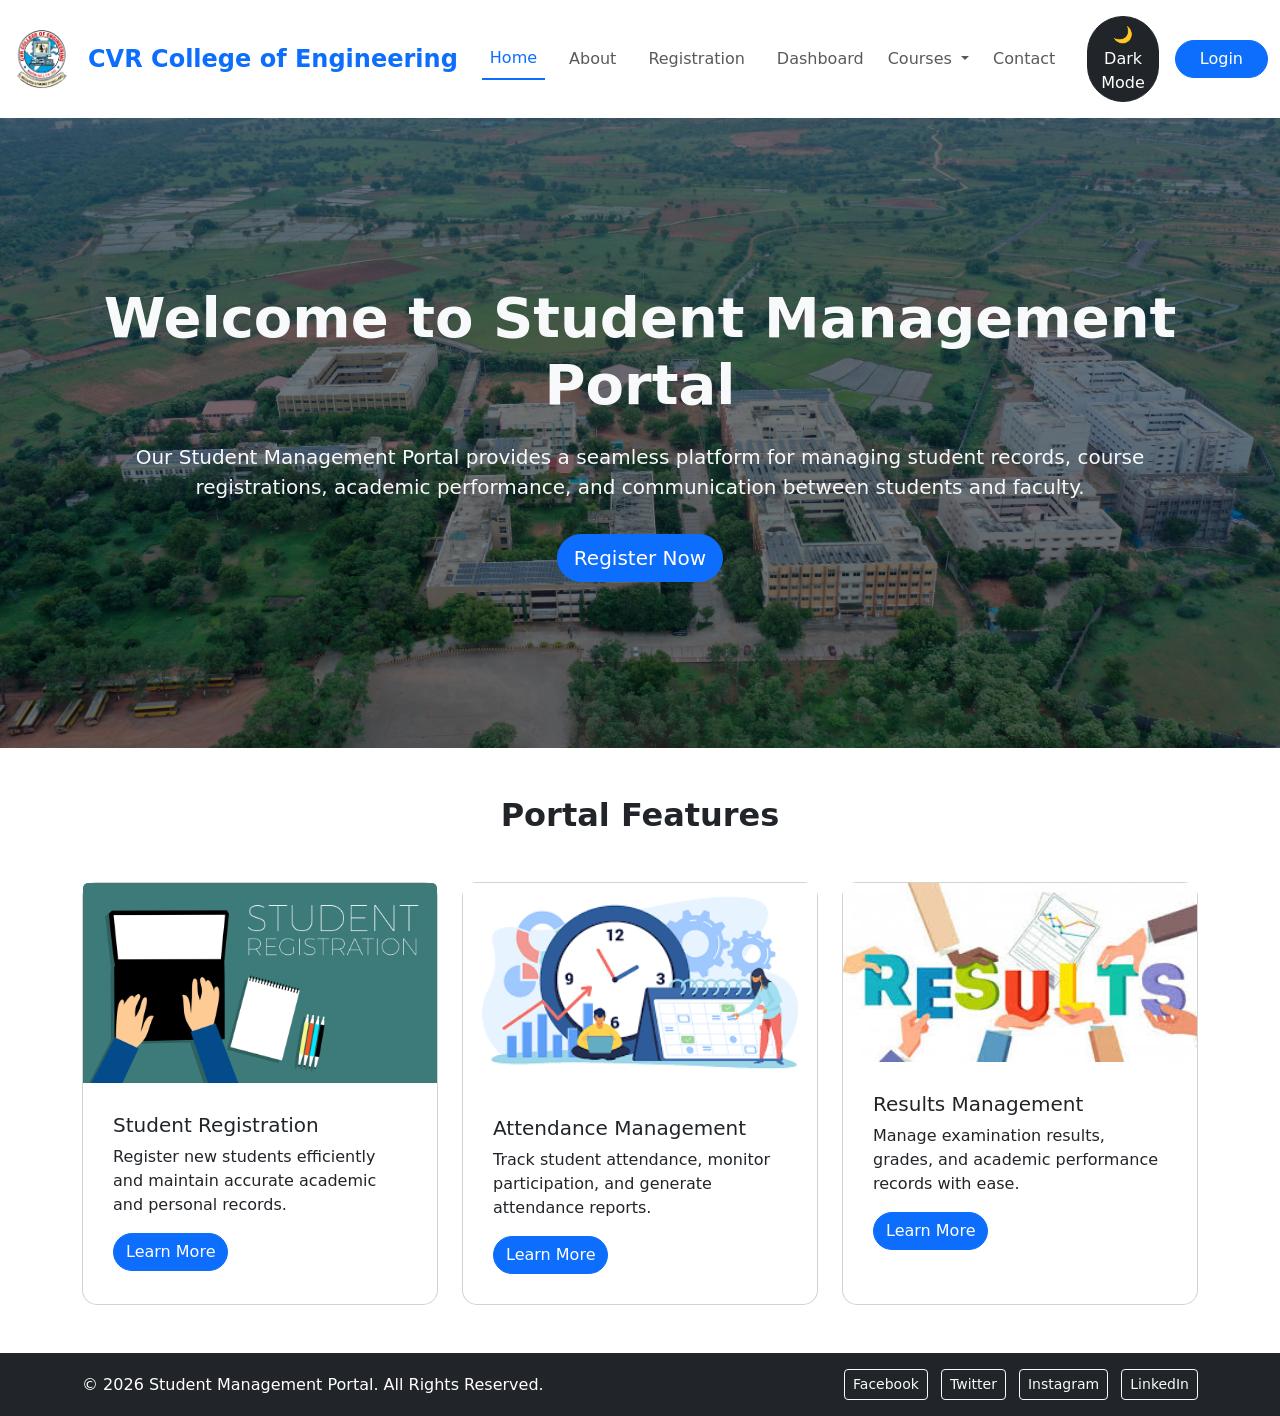
<file: index.html>
<!doctype html>
<html lang="en">
  <head>
    <meta charset="UTF-8" />
    <meta name="viewport" content="width=device-width, initial-scale=1.0" />
    <title>Student Management Portal</title>
    <link
      href="https://cdn.jsdelivr.net/npm/bootstrap@5.3.8/dist/css/bootstrap.min.css"
      rel="stylesheet"
      integrity="sha384-sRIl4kxILFvY47J16cr9ZwB07vP4J8+LH7qKQnuqkuIAvNWLzeN8tE5YBujZqJLB"
      crossorigin="anonymous"
    />
    <link rel="stylesheet" href="styles.css" />
  </head>
  <body>
    <header>
      <nav class="navbar navbar-expand-lg navbar-light bg-white shadow-sm py-3">
        <div class="container-fluid">
          <a class="navbar-brand d-flex align-items-center" href="#">
            <img
              src="./images/cvr.webp"
              alt="College Logo"
              width="60"
              height="60"
              class="rounded-pill"
            />
            <span class="ms-3 fw-bold text-primary fs-4">
              CVR College of Engineering
            </span>
          </a>

          <button
            class="navbar-toggler"
            type="button"
            data-bs-toggle="collapse"
            data-bs-target="#navbarContent"
          >
            <span class="navbar-toggler-icon"></span>
          </button>

          <div class="collapse navbar-collapse" id="navbarContent">
            <ul class="navbar-nav ms-auto align-items-lg-center">
              <li class="nav-item mx-2">
                <a class="nav-link active" href="index.html">Home</a>
              </li>

              <li class="nav-item mx-2">
                <a class="nav-link" href="#">About</a>
              </li>
              <li class="nav-item mx-2">
                <a class="nav-link" href="registration.html">Registration</a>
              </li>
              <li class="nav-item mx-2">
                <a class="nav-link" href="dashboard.html">Dashboard</a>
              </li>
              <li class="nav-item dropdown">
                <a
                  class="nav-link dropdown-toggle"
                  href="#"
                  role="button"
                  data-bs-toggle="dropdown"
                >
                  Courses
                </a>

                <ul class="dropdown-menu">
                  <li><a class="dropdown-item" href="#">CSE</a></li>
                  <li><a class="dropdown-item" href="#">ECE</a></li>
                  <li><a class="dropdown-item" href="#">EEE</a></li>
                  <li><a class="dropdown-item" href="#">Mechanical</a></li>
                </ul>
              </li>

              <li class="nav-item mx-2">
                <a class="nav-link" href="contact.html">Contact</a>
              </li>
              <li class="nav-item ms-3">
                <button
                  id="themeBtn"
                  class="btn btn-dark rounded-pill"
                  onclick="toggleDarkMode()"
                >
                  🌙 Dark Mode
                </button>
              </li>
              <li class="nav-item ms-lg-3">
                <div id="loginSection">
                  <button
                    class="btn btn-primary rounded-pill px-4"
                    data-bs-toggle="modal"
                    data-bs-target="#loginModal"
                  >
                    Login
                  </button>
                </div>

                <div id="profileSection" style="display: none">
                  <a href="profile.html">
                    <img
                      src="./images/profile.png"
                      alt="Profile"
                      width="45"
                      height="45"
                      class="rounded-circle border"
                    />
                  </a>
                </div>
              </li>
            </ul>
          </div>
        </div>
      </nav>
    </header>
    <section class="hero-section text-center text-light">
      <div class="container py-5">
        <h1 class="display-4 fw-bold">Welcome to Student Management Portal</h1>

        <p class="lead mt-4">
          Our Student Management Portal provides a seamless platform for
          managing student records, course registrations, academic performance,
          and communication between students and faculty.
        </p>

        <button
          class="btn btn-primary btn-lg mt-3"
          onclick="window.location.href = 'registration.html'"
        >
          Register Now
        </button>
      </div>
    </section>
    <section class="container py-5">
      <h2 class="text-center mb-5 fw-bold">Portal Features</h2>

      <div class="row g-4">
        <div class="col-md-4">
          <div class="card h-100">
            <img
              src="./images/student-registration.jpg"
              class="card-img-top"
              alt="Student Registration"
            />
            <div class="card-body">
              <h5 class="card-title">Student Registration</h5>
              <p class="card-text">
                Register new students efficiently and maintain accurate academic
                and personal records.
              </p>
              <a href="#" class="btn btn-primary">Learn More</a>
            </div>
          </div>
        </div>

        <div class="col-md-4">
          <div class="card h-100">
            <img
              src="./images/attendance-management.png"
              class="card-img-top"
              alt="Attendance Management"
            />
            <div class="card-body">
              <h5 class="card-title">Attendance Management</h5>
              <p class="card-text">
                Track student attendance, monitor participation, and generate
                attendance reports.
              </p>
              <a href="#" class="btn btn-primary">Learn More</a>
            </div>
          </div>
        </div>

        <div class="col-md-4">
          <div class="card h-100">
            <img
              src="./images/results.jpg"
              class="card-img-top"
              alt="Results Management"
            />
            <div class="card-body">
              <h5 class="card-title">Results Management</h5>
              <p class="card-text">
                Manage examination results, grades, and academic performance
                records with ease.
              </p>
              <a href="#" class="btn btn-primary">Learn More</a>
            </div>
          </div>
        </div>
      </div>
    </section>
    <footer class="bg-dark text-white py-3">
      <div class="container d-flex justify-content-between align-items-center">
        <p class="mb-0">
          &copy; 2026 Student Management Portal. All Rights Reserved.
        </p>

        <div>
          <a href="#" class="btn btn-outline-light btn-sm me-2">Facebook</a>
          <a href="#" class="btn btn-outline-light btn-sm me-2">Twitter</a>
          <a href="#" class="btn btn-outline-light btn-sm me-2">Instagram</a>
          <a href="#" class="btn btn-outline-light btn-sm">LinkedIn</a>
        </div>
      </div>
    </footer>
    <div class="modal fade" id="loginModal" tabindex="-1">
      <div class="modal-dialog">
        <div class="modal-content">
          <div class="modal-header">
            <h5 class="modal-title">Student Login</h5>
            <button
              type="button"
              class="btn-close"
              data-bs-dismiss="modal"
            ></button>
          </div>

          <div class="modal-body">
            <form id="loginForm">
              <input
                type="text"
                id="studentName"
                class="form-control mb-3"
                placeholder="Name"
                required
              />

              <input
                type="text"
                id="rollNumber"
                class="form-control mb-3"
                placeholder="Roll Number"
                required
              />

              <input
                type="text"
                id="branch"
                class="form-control mb-3"
                placeholder="Branch"
                required
              />

              <input
                type="email"
                id="email"
                class="form-control mb-3"
                placeholder="Email"
                required
              />

              <input
                type="tel"
                id="mobile"
                class="form-control mb-3"
                placeholder="Mobile Number"
                required
              />

              <button type="submit" class="btn btn-primary w-100">Login</button>
            </form>
          </div>
        </div>
      </div>
    </div>
    <script>
      document
        .getElementById("loginForm")
        .addEventListener("submit", function (e) {
          e.preventDefault();

          localStorage.setItem(
            "studentName",
            document.getElementById("studentName").value,
          );

          localStorage.setItem(
            "rollNumber",
            document.getElementById("rollNumber").value,
          );

          localStorage.setItem(
            "branch",
            document.getElementById("branch").value,
          );

          localStorage.setItem("email", document.getElementById("email").value);

          localStorage.setItem(
            "mobile",
            document.getElementById("mobile").value,
          );

          localStorage.setItem("isLoggedIn", "true");

          location.reload();
        });
      window.onload = function () {
        if (localStorage.getItem("isLoggedIn") === "true") {
          document.getElementById("loginSection").style.display = "none";
          document.getElementById("profileSection").style.display = "block";
        }
      };
      function toggleDarkMode() {
        document.body.classList.toggle("dark-mode");

        const btn = document.getElementById("themeBtn");

        if (document.body.classList.contains("dark-mode")) {
          localStorage.setItem("theme", "dark");
          btn.innerHTML = "☀️ Light Mode";
        } else {
          localStorage.setItem("theme", "light");
          btn.innerHTML = "🌙 Dark Mode";
        }
      }

      window.onload = function () {
        const btn = document.getElementById("themeBtn");

        if (localStorage.getItem("theme") === "dark") {
          document.body.classList.add("dark-mode");
          btn.innerHTML = "☀️ Light Mode";
        }
      };
    </script>
    <script src="https://cdn.jsdelivr.net/npm/bootstrap@5.3.8/dist/js/bootstrap.bundle.min.js"></script>
  </body>
</html>
</file>
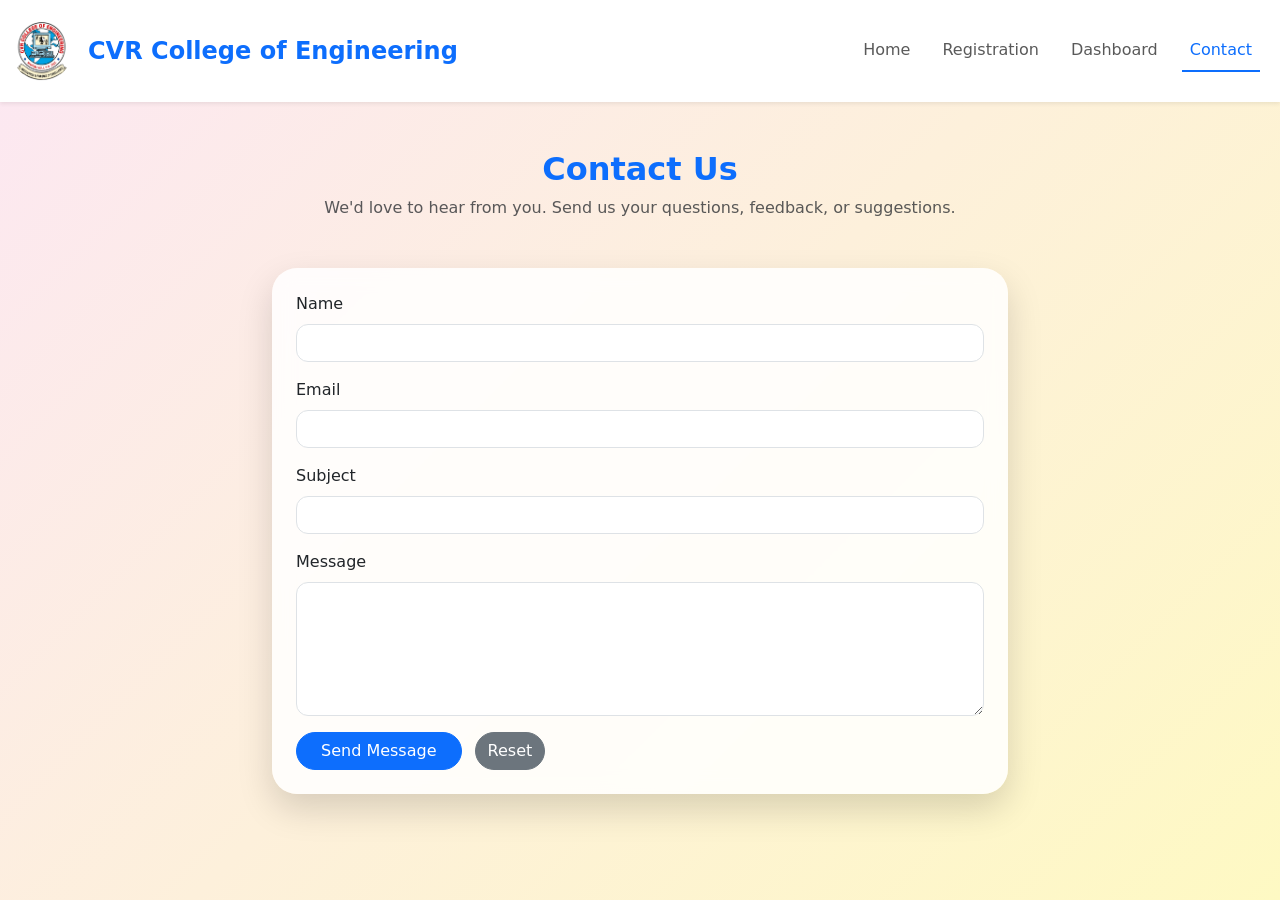
<file: contact.html>
<!doctype html>
<html lang="en">
  <head>
    <meta charset="UTF-8" />
    <meta name="viewport" content="width=device-width, initial-scale=1.0" />
    <title>Contact Us</title>

    <link
      href="https://cdn.jsdelivr.net/npm/bootstrap@5.3.8/dist/css/bootstrap.min.css"
      rel="stylesheet"
    />

    <link rel="stylesheet" href="styles.css" />
  </head>

  <body class="contact-page">
    <nav class="navbar navbar-expand-lg navbar-light bg-white shadow-sm py-3">
      <div class="container-fluid">
        <a class="navbar-brand d-flex align-items-center" href="index.html">
          <img
            src="./images/cvr.webp"
            alt="College Logo"
            width="60"
            height="60"
            class="rounded-pill"
          />
          <span class="ms-3 fw-bold text-primary fs-4">
            CVR College of Engineering
          </span>
        </a>

        <ul class="navbar-nav ms-auto">
          <li class="nav-item mx-2">
            <a class="nav-link" href="index.html">Home</a>
          </li>

          <li class="nav-item mx-2">
            <a class="nav-link" href="registration.html">Registration</a>
          </li>

          <li class="nav-item mx-2">
            <a class="nav-link" href="dashboard.html">Dashboard</a>
          </li>

          <li class="nav-item mx-2">
            <a class="nav-link active" href="contact.html">Contact</a>
          </li>
        </ul>
      </div>
    </nav>

    <div class="container py-5">
      <h2 class="text-center contact-title mb-2">Contact Us</h2>

      <p class="text-center text-muted mb-5">
        We'd love to hear from you. Send us your questions, feedback, or
        suggestions.
      </p>

      <div class="row justify-content-center">
        <div class="col-md-8">
          <div class="card contact-card">
            <div class="card-body p-4">
              <div
                id="successAlert"
                class="alert alert-success d-none"
                role="alert"
              >
                Your message has been sent successfully!
              </div>

              <form id="contactForm">
                <div class="mb-3">
                  <label class="form-label">Name</label>
                  <input type="text" class="form-control" required />
                </div>

                <div class="mb-3">
                  <label class="form-label">Email</label>
                  <input type="email" class="form-control" required />
                </div>

                <div class="mb-3">
                  <label class="form-label">Subject</label>
                  <input type="text" class="form-control" required />
                </div>

                <div class="mb-3">
                  <label class="form-label">Message</label>
                  <textarea class="form-control" rows="5" required></textarea>
                </div>

                <button type="submit" class="btn btn-primary px-4">
                  Send Message
                </button>

                <button type="reset" class="btn btn-secondary ms-2">
                  Reset
                </button>
              </form>
            </div>
          </div>
        </div>
      </div>
    </div>

    <script>
      document
        .getElementById("contactForm")
        .addEventListener("submit", function (e) {
          e.preventDefault();

          document.getElementById("successAlert").classList.remove("d-none");

          this.reset();
        });
        
    </script>

    <script src="https://cdn.jsdelivr.net/npm/bootstrap@5.3.8/dist/js/bootstrap.bundle.min.js"></script>
  </body>
</html>
</file>
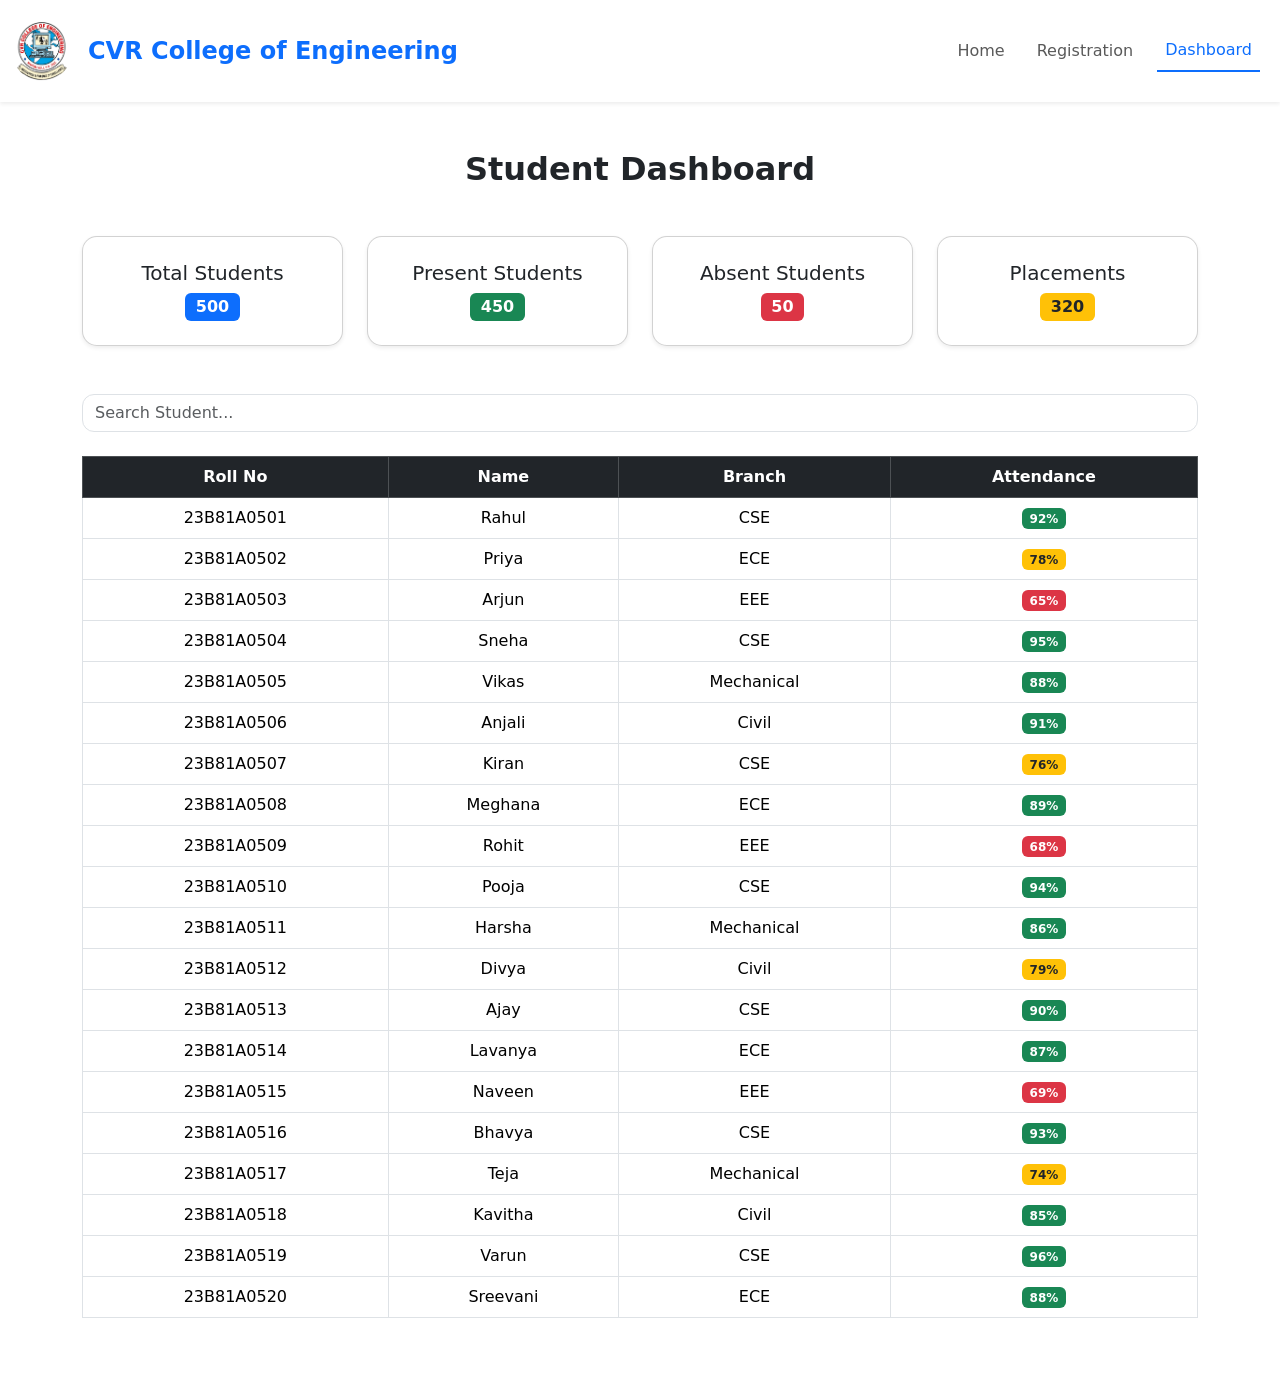
<file: dashboard.html>
<!doctype html>
<html lang="en">
  <head>
    <meta charset="UTF-8" />
    <meta name="viewport" content="width=device-width, initial-scale=1.0" />
    <title>Student Dashboard</title>

    <link
      href="https://cdn.jsdelivr.net/npm/bootstrap@5.3.8/dist/css/bootstrap.min.css"
      rel="stylesheet"
    />
    <link rel="stylesheet" href="styles.css" />
  </head>

  <body>
    <nav class="navbar navbar-expand-lg navbar-light bg-white shadow-sm py-3">
      <div class="container-fluid">
        <a class="navbar-brand d-flex align-items-center" href="index.html">
          <img
            src="./images/cvr.webp"
            alt="College Logo"
            width="60"
            height="60"
            class="rounded-pill"
          />
          <span class="ms-3 fw-bold text-primary fs-4">
            CVR College of Engineering
          </span>
        </a>

        <div class="collapse navbar-collapse" id="navbarContent">
          <ul class="navbar-nav ms-auto align-items-lg-center">
            <li class="nav-item mx-2">
              <a class="nav-link" href="index.html">Home</a>
            </li>

            <li class="nav-item mx-2">
              <a class="nav-link" href="registration.html">Registration</a>
            </li>

            <li class="nav-item mx-2">
              <a class="nav-link active" href="dashboard.html">Dashboard</a>
            </li>
          </ul>
        </div>
      </div>
    </nav>

    <div class="container py-5">
      <h2 class="text-center fw-bold mb-5">Student Dashboard</h2>

      <!-- Statistics Cards -->

      <div class="row g-4 mb-5">
        <div class="col-md-3">
          <div class="card text-center shadow-sm">
            <div class="card-body py-4">
              <h5>Total Students</h5>
              <span class="badge bg-primary fs-6">500</span>
            </div>
          </div>
        </div>

        <div class="col-md-3">
          <div class="card text-center shadow-sm">
            <div class="card-body py-4">
              <h5>Present Students</h5>
              <span class="badge bg-success fs-6">450</span>
            </div>
          </div>
        </div>

        <div class="col-md-3">
          <div class="card text-center shadow-sm">
            <div class="card-body py-4">
              <h5>Absent Students</h5>
              <span class="badge bg-danger fs-6">50</span>
            </div>
          </div>
        </div>

        <div class="col-md-3">
          <div class="card text-center shadow-sm">
            <div class="card-body py-4">
              <h5>Placements</h5>
              <span class="badge bg-warning text-dark fs-6">320</span>
            </div>
          </div>
        </div>
      </div>

      <!-- Search Box -->

      <div class="mb-4">
        <input
          type="text"
          id="searchInput"
          class="form-control"
          placeholder="Search Student..."
          onkeyup="searchStudent()"
        />
      </div>

      <!-- Student Table -->

      <div class="table-responsive">
        <table
          id="studentTable"
          class="table table-bordered table-hover text-center"
        >
          <thead class="table-dark">
            <tr>
              <th>Roll No</th>
              <th>Name</th>
              <th>Branch</th>
              <th>Attendance</th>
            </tr>
          </thead>

          <tbody>
            <tr>
              <td>23B81A0501</td>
              <td>Rahul</td>
              <td>CSE</td>
              <td><span class="badge bg-success">92%</span></td>
            </tr>

            <tr>
              <td>23B81A0502</td>
              <td>Priya</td>
              <td>ECE</td>
              <td><span class="badge bg-warning text-dark">78%</span></td>
            </tr>

            <tr>
              <td>23B81A0503</td>
              <td>Arjun</td>
              <td>EEE</td>
              <td><span class="badge bg-danger">65%</span></td>
            </tr>

            <tr>
              <td>23B81A0504</td>
              <td>Sneha</td>
              <td>CSE</td>
              <td><span class="badge bg-success">95%</span></td>
            </tr>

            <tr>
              <td>23B81A0505</td>
              <td>Vikas</td>
              <td>Mechanical</td>
              <td><span class="badge bg-success">88%</span></td>
            </tr>

            <tr>
              <td>23B81A0506</td>
              <td>Anjali</td>
              <td>Civil</td>
              <td><span class="badge bg-success">91%</span></td>
            </tr>

            <tr>
              <td>23B81A0507</td>
              <td>Kiran</td>
              <td>CSE</td>
              <td><span class="badge bg-warning text-dark">76%</span></td>
            </tr>

            <tr>
              <td>23B81A0508</td>
              <td>Meghana</td>
              <td>ECE</td>
              <td><span class="badge bg-success">89%</span></td>
            </tr>

            <tr>
              <td>23B81A0509</td>
              <td>Rohit</td>
              <td>EEE</td>
              <td><span class="badge bg-danger">68%</span></td>
            </tr>

            <tr>
              <td>23B81A0510</td>
              <td>Pooja</td>
              <td>CSE</td>
              <td><span class="badge bg-success">94%</span></td>
            </tr>

            <tr>
              <td>23B81A0511</td>
              <td>Harsha</td>
              <td>Mechanical</td>
              <td><span class="badge bg-success">86%</span></td>
            </tr>

            <tr>
              <td>23B81A0512</td>
              <td>Divya</td>
              <td>Civil</td>
              <td><span class="badge bg-warning text-dark">79%</span></td>
            </tr>

            <tr>
              <td>23B81A0513</td>
              <td>Ajay</td>
              <td>CSE</td>
              <td><span class="badge bg-success">90%</span></td>
            </tr>

            <tr>
              <td>23B81A0514</td>
              <td>Lavanya</td>
              <td>ECE</td>
              <td><span class="badge bg-success">87%</span></td>
            </tr>

            <tr>
              <td>23B81A0515</td>
              <td>Naveen</td>
              <td>EEE</td>
              <td><span class="badge bg-danger">69%</span></td>
            </tr>

            <tr>
              <td>23B81A0516</td>
              <td>Bhavya</td>
              <td>CSE</td>
              <td><span class="badge bg-success">93%</span></td>
            </tr>

            <tr>
              <td>23B81A0517</td>
              <td>Teja</td>
              <td>Mechanical</td>
              <td><span class="badge bg-warning text-dark">74%</span></td>
            </tr>

            <tr>
              <td>23B81A0518</td>
              <td>Kavitha</td>
              <td>Civil</td>
              <td><span class="badge bg-success">85%</span></td>
            </tr>

            <tr>
              <td>23B81A0519</td>
              <td>Varun</td>
              <td>CSE</td>
              <td><span class="badge bg-success">96%</span></td>
            </tr>

            <tr>
              <td>23B81A0520</td>
              <td>Sreevani</td>
              <td>ECE</td>
              <td><span class="badge bg-success">88%</span></td>
            </tr>
          </tbody>
        </table>
      </div>
    </div>
    <script>
      function searchStudent() {
        let input = document.getElementById("searchInput").value.toLowerCase();
        let table = document.getElementById("studentTable");
        let rows = table.getElementsByTagName("tr");

        for (let i = 1; i < rows.length; i++) {
          let nameCell = rows[i].getElementsByTagName("td")[1];

          if (nameCell) {
            let name = nameCell.textContent.toLowerCase();

            if (name.includes(input)) {
              rows[i].style.display = "";
            } else {
              rows[i].style.display = "none";
            }
          }
        }
      }
      
    </script>
    <script src="https://cdn.jsdelivr.net/npm/bootstrap@5.3.8/dist/js/bootstrap.bundle.min.js"></script>
  </body>
</html>
</file>
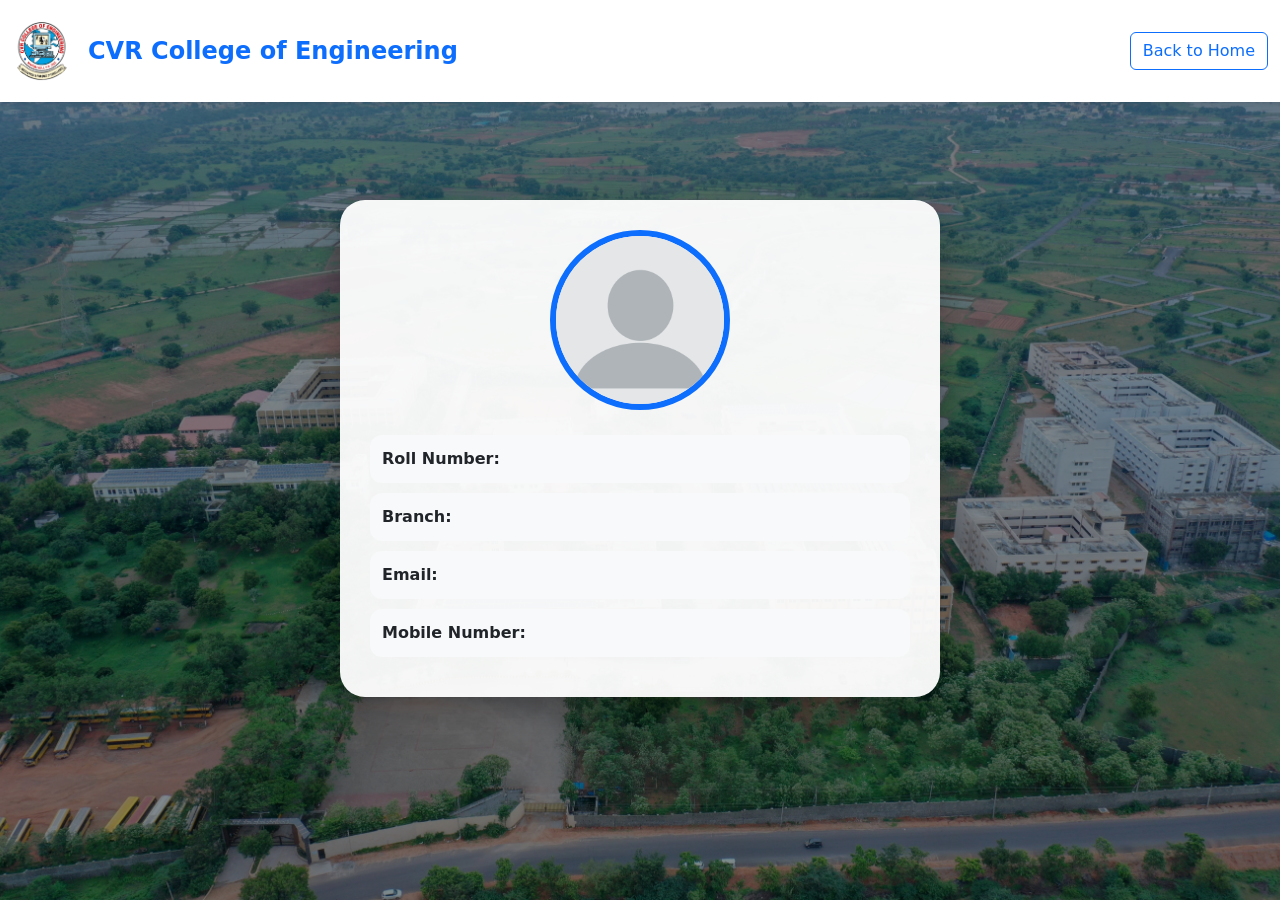
<file: profile.html>
<!doctype html>
<html lang="en">
  <head>
    <meta charset="UTF-8" />
    <meta name="viewport" content="width=device-width, initial-scale=1.0" />
    <title>Student Profile</title>

    <link
      href="https://cdn.jsdelivr.net/npm/bootstrap@5.3.8/dist/css/bootstrap.min.css"
      rel="stylesheet"
    />

    <link rel="stylesheet" href="styles.css" />
  </head>

  <body class="profile-page">
    <nav class="navbar navbar-expand-lg navbar-light bg-white shadow-sm py-3">
      <div class="container-fluid">
        <a class="navbar-brand d-flex align-items-center" href="index.html">
          <img
            src="./images/cvr.webp"
            alt="College Logo"
            width="60"
            height="60"
            class="rounded-pill"
          />
          <span class="ms-3 fw-bold text-primary fs-4">
            CVR College of Engineering
          </span>
        </a>

        <div class="ms-auto">
          <a href="index.html" class="btn btn-outline-primary">
            Back to Home
          </a>
        </div>
      </div>
    </nav>

    <div class="container py-5">
      <div class="profile-card">
        <img src="./images/profile.png" alt="Profile" class="profile-image" />

        <h2 class="profile-name" id="profileName"></h2>

        <div class="info-box">
          <strong>Roll Number:</strong>
          <span id="profileRoll"></span>
        </div>

        <div class="info-box">
          <strong>Branch:</strong>
          <span id="profileBranch"></span>
        </div>

        <div class="info-box">
          <strong>Email:</strong>
          <span id="profileEmail"></span>
        </div>

        <div class="info-box">
          <strong>Mobile Number:</strong>
          <span id="profileMobile"></span>
        </div>
      </div>
    </div>
    <script>
      document.getElementById("profileName").textContent =
        localStorage.getItem("studentName");

      document.getElementById("profileRoll").textContent =
        localStorage.getItem("rollNumber");

      document.getElementById("profileBranch").textContent =
        localStorage.getItem("branch");

      document.getElementById("profileEmail").textContent =
        localStorage.getItem("email");

      document.getElementById("profileMobile").textContent =
        localStorage.getItem("mobile");
        
    </script>
    <script src="https://cdn.jsdelivr.net/npm/bootstrap@5.3.8/dist/js/bootstrap.bundle.min.js"></script>
  </body>
</html>
</file>
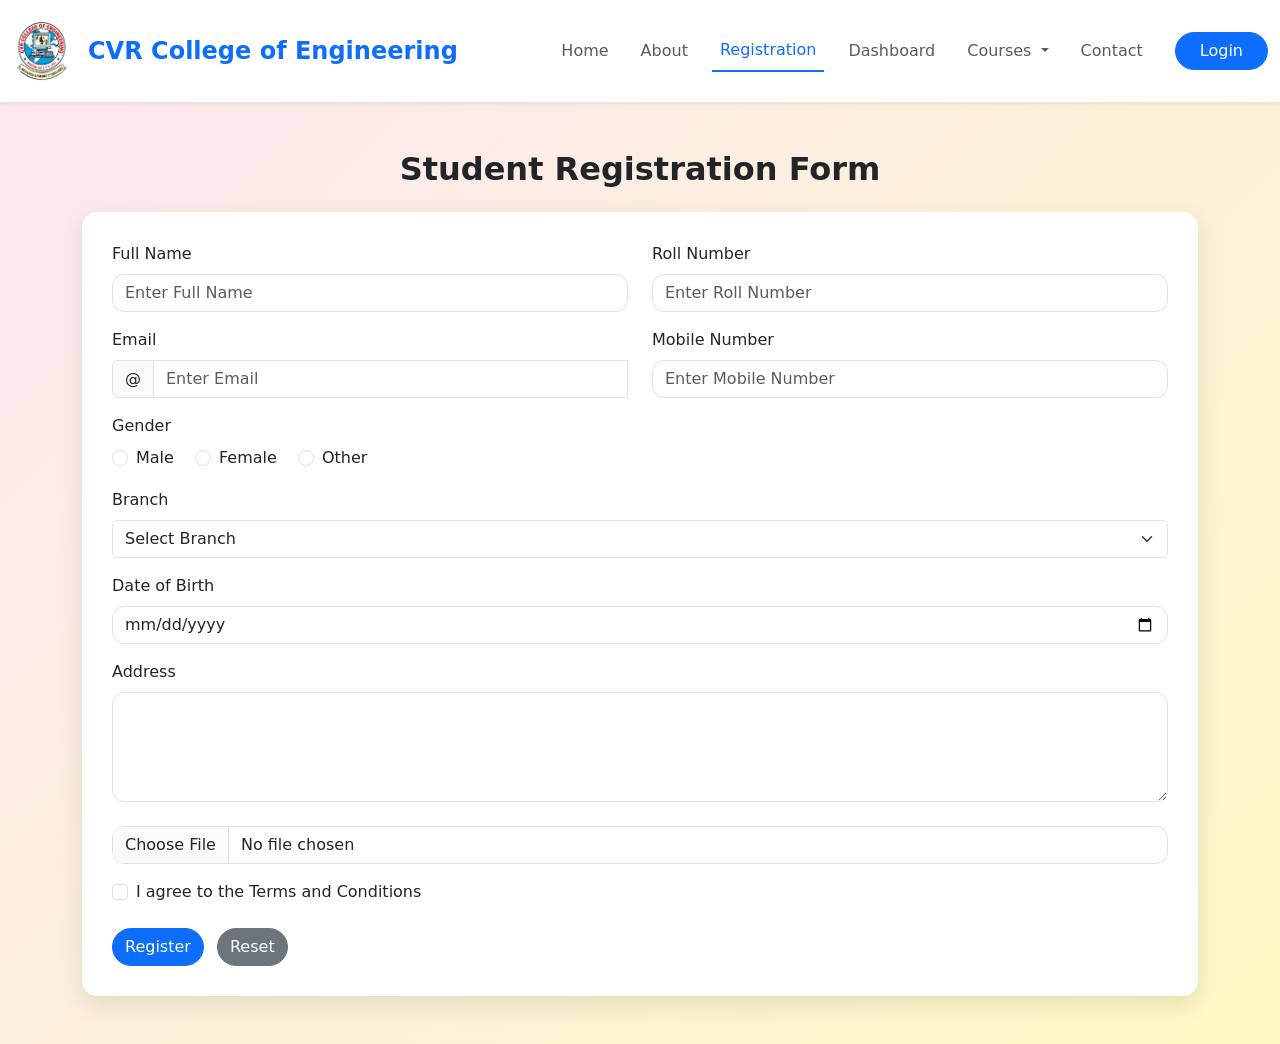
<file: registration.html>
<!doctype html>
<html lang="en">
  <head>
    <meta charset="UTF-8" />
    <meta name="viewport" content="width=device-width, initial-scale=1.0" />
    <title>Student Registration</title>

    <link
      href="https://cdn.jsdelivr.net/npm/bootstrap@5.3.8/dist/css/bootstrap.min.css"
      rel="stylesheet"
    />

    <link rel="stylesheet" href="styles.css" />
    
  </head>

  <body class="registration-page">
   <header>
  <nav class="navbar navbar-expand-lg navbar-light bg-white shadow-sm py-3">
    <div class="container-fluid">
      <a class="navbar-brand d-flex align-items-center" href="index.html">
        <img
          src="./images/cvr.webp"
          alt="College Logo"
          width="60"
          height="60"
          class="rounded-pill"
        />
        <span class="ms-3 fw-bold text-primary fs-4">
          CVR College of Engineering
        </span>
      </a>

      <button
        class="navbar-toggler"
        type="button"
        data-bs-toggle="collapse"
        data-bs-target="#navbarContent"
      >
        <span class="navbar-toggler-icon"></span>
      </button>

      <div class="collapse navbar-collapse" id="navbarContent">
        <ul class="navbar-nav ms-auto align-items-lg-center">
          <li class="nav-item mx-2">
            <a class="nav-link" href="index.html">Home</a>
          </li>

          <li class="nav-item mx-2">
            <a class="nav-link" href="#">About</a>
          </li>

          <li class="nav-item mx-2">
            <a class="nav-link active" href="registration.html">Registration</a>
          </li>

          <li class="nav-item mx-2">
            <a class="nav-link" href="dashboard.html">Dashboard</a>
          </li>

          <li class="nav-item dropdown mx-2">
            <a
              class="nav-link dropdown-toggle"
              href="#"
              role="button"
              data-bs-toggle="dropdown"
            >
              Courses
            </a>

            <ul class="dropdown-menu">
              <li><a class="dropdown-item" href="#">CSE</a></li>
              <li><a class="dropdown-item" href="#">ECE</a></li>
              <li><a class="dropdown-item" href="#">EEE</a></li>
              <li><a class="dropdown-item" href="#">Mechanical</a></li>
            </ul>
          </li>

          <li class="nav-item mx-2">
            <a class="nav-link" href="#">Contact</a>
          </li>

          <li class="nav-item ms-lg-3">
            <button class="btn btn-primary rounded-pill px-4">
              Login
            </button>
          </li>
        </ul>
      </div>
    </div>
  </nav>
</header>

    <section class="registration-section py-5">
      <div class="container">
        <h2 class="text-center mb-4 fw-bold">Student Registration Form</h2>

        <form class="registration-form needs-validation" novalidate>
          <div class="row">
            <div class="col-md-6 mb-3">
              <label class="form-label">Full Name</label>
              <input
                type="text"
                placeholder="Enter Full Name"
                class="form-control"
                required
              />
              <div class="invalid-feedback">Full Name is required.</div>
            </div>

            <div class="col-md-6 mb-3">
              <label class="form-label">Roll Number</label>
              <input
                type="text"
                placeholder="Enter Roll Number"
                class="form-control"
                required
              />
              <div class="invalid-feedback">Roll Number is required.</div>
            </div>
          </div>

          <div class="row">
            <div class="col-md-6 mb-3">
              <label class="form-label">Email</label>
              <div class="input-group">
                <span class="input-group-text">@</span>
                <input
                  type="email"
                  class="form-control"
                  placeholder="Enter Email"
                  required
                />
                <div class="invalid-feedback">Enter a valid email address.</div>
              </div>
            </div>

            <div class="col-md-6 mb-3">
              <label class="form-label">Mobile Number</label>
              <input
                type="tel"
                class="form-control"
                placeholder="Enter Mobile Number"
                pattern="[0-9]{10}"
                required
              />
              <div class="invalid-feedback">
                Mobile Number must contain 10 digits.
              </div>
            </div>
          </div>

          <div class="mb-3">
            <label class="form-label d-block">Gender</label>

            <div class="form-check form-check-inline">
              <input class="form-check-input" type="radio" name="gender" />
              <label class="form-check-label">Male</label>
            </div>

            <div class="form-check form-check-inline">
              <input class="form-check-input" type="radio" name="gender" />
              <label class="form-check-label">Female</label>
            </div>

            <div class="form-check form-check-inline">
              <input class="form-check-input" type="radio" name="gender" />
              <label class="form-check-label">Other</label>
            </div>
          </div>

          <div class="mb-3">
            <label class="form-label">Branch</label>
            <select class="form-select" required>
              <option value="">Select Branch</option>
              <option>CSE</option>
              <option>ECE</option>
              <option>EEE</option>
              <option>Mechanical</option>
              <option>Civil</option>
            </select>

            <div class="invalid-feedback">Please select a branch.</div>
          </div>

          <label class="form-label">Date of Birth</label>
          <input type="date" class="form-control mb-3" required />
          <div class="invalid-feedback">Please select your Date of Birth.</div>

          <div class="mb-4">
            <label class="form-label">Address</label>
            <textarea class="form-control" rows="4"></textarea>
          </div>

          <input type="file" class="form-control mb-3" required />

          <div class="invalid-feedback">Please upload a photo.</div>

          <div class="form-check mb-4">
            <input
              class="form-check-input"
              type="checkbox"
              id="terms"
              required
            />
            <label class="form-check-label" for="terms">
              I agree to the Terms and Conditions
            </label>

            <div class="invalid-feedback">
              You must agree before submitting.
            </div>
          </div>

          <button type="submit" class="btn btn-primary">Register</button>

          <button type="reset" class="btn btn-secondary ms-2">Reset</button>
        </form>
      </div>
    </section>
<script>
      (() => {
        "use strict";

        const forms = document.querySelectorAll(".needs-validation");

        Array.from(forms).forEach((form) => {
          form.addEventListener(
            "submit",
            (event) => {
              if (!form.checkValidity()) {
                event.preventDefault();
                event.stopPropagation();
              }

              form.classList.add("was-validated");
            },
            false,
          );
        });
      })();
      
    </script>
    <script src="https://cdn.jsdelivr.net/npm/bootstrap@5.3.8/dist/js/bootstrap.bundle.min.js"></script>
  </body>
</html>
</file>
<file: styles.css>
.hero-section {
  background-image: url("./images/cvr-college.webp");
  background-size: cover;
  background-position: center;
  background-repeat: no-repeat;
  min-height: 60vh;

  display: flex;
  align-items: center;
  justify-content: center;

  position: relative;
}

.hero-section::before {
  content: "";
  position: absolute;
  inset: 0;
  background: rgba(0, 0, 0, 0.5);
}

.hero-section .container {
  position: relative;
  z-index: 1;
}
.nav-link {
  font-weight: 500;
  transition: 0.3s;
}

.nav-link:hover {
  color: #0d6efd !important;
}

.registration-page {
  min-height: 100vh;

  background: linear-gradient(
    -45deg,
    #dbeafe,
    #e0e7ff,
    #dcfce7,
    #fef9c3,
    #fce7f3
  );

  background-size: 400% 400%;
  animation: gradientAnimation 12s ease infinite;
}

@keyframes gradientAnimation {
  0% {
    background-position: 0% 50%;
  }

  50% {
    background-position: 100% 50%;
  }

  100% {
    background-position: 0% 50%;
  }
}

.registration-form {
  background-color: white;
  padding: 30px;
  border-radius: 15px;
  box-shadow: 0 8px 25px rgba(0, 0, 0, 0.1);
}

.navbar {
  background-color: white !important;
}

.nav-link {
  font-weight: 500;
}

.nav-link.active {
  color: #0d6efd !important;
  border-bottom: 2px solid #0d6efd;
}

.nav-link:hover {
  color: #0d6efd !important;
}

.card {
  border-radius: 15px;
  transition: transform 0.3s ease;
}

.card:hover {
  transform: translateY(-5px);
}

.card-body {
  padding: 30px;
}

.profile-page {
  min-height: 100vh;

  background-image: url("./images/cvr-college.webp");
  background-size: cover;
  background-position: center;
  background-repeat: no-repeat;
  background-attachment: fixed;

  position: relative;
}

.profile-page::before {
  content: "";
  position: fixed;
  inset: 0;
  background: rgba(0, 0, 0, 0.45);
}

.profile-card {
  position: relative;
  z-index: 1;

  max-width: 500px;
  margin: 50px auto;
  padding: 30px;

  background: rgba(255, 255, 255, 0.95);
  border-radius: 25px;

  box-shadow: 0 15px 35px rgba(0, 0, 0, 0.3);
}

.profile-image {
  width: 180px;
  height: 180px;
  object-fit: cover;
  border-radius: 50%;
  border: 6px solid #0d6efd;
  margin-bottom: 20px;
  cursor: pointer;
}

.profile-name {
  color: #0d6efd;
  font-weight: 700;
}

.info-box {
  background: #f8f9fa;
  padding: 12px;
  border-radius: 12px;
  margin: 10px 0;
  text-align: left;
}

.profile-card {
  text-align: center;
}

.profile-image {
  display: block;
  margin: 0 auto 20px;
}

.profile-name {
  text-align: center;
  color: #0d6efd;
  font-weight: 700;
  margin-bottom: 25px;
}

.contact-page {
  min-height: 100vh;

  background: linear-gradient(
    -45deg,
    #dbeafe,
    #e0f2fe,
    #dcfce7,
    #fef9c3,
    #fce7f3
  );

  background-size: 400% 400%;
  animation: contactGradient 12s ease infinite;
}

@keyframes contactGradient {
  0% {
    background-position: 0% 50%;
  }

  50% {
    background-position: 100% 50%;
  }

  100% {
    background-position: 0% 50%;
  }
}

.contact-card {
  background: rgba(255, 255, 255, 0.85);
  backdrop-filter: blur(10px);

  border: none;
  border-radius: 25px;

  box-shadow: 0 15px 35px rgba(0, 0, 0, 0.15);

  transition: all 0.3s ease;
}

.contact-card:hover {
  transform: translateY(-5px);
}

.contact-title {
  color: #0d6efd;
  font-weight: 700;
}

.form-control {
  border-radius: 12px;
}

.btn-primary {
  border-radius: 25px;
}

.btn-secondary {
  border-radius: 25px;
}

.alert {
  border-radius: 12px;
}
/* Mobile */
@media (max-width: 576px) {
  .hero-section h1 {
    font-size: 2rem;
  }

  .hero-section p {
    font-size: 1rem;
  }

  .navbar-brand span {
    font-size: 1.2rem !important;
  }

  .profile-card {
    margin: 15px;
    padding: 20px;
  }

  .profile-image {
    width: 120px;
    height: 120px;
  }
}

/* Tablet */
@media (min-width: 768px) {
  .registration-form {
    padding: 30px;
  }
}

/* Desktop */
@media (min-width: 992px) {
  .hero-section {
    min-height: 70vh;
  }

  .profile-card {
    max-width: 600px;
  }
}
.dark-mode {
  background-color: #121212 !important;
  color: #ffffff !important;
}

.dark-mode .navbar {
  background-color: #1e1e1e !important;
}

.dark-mode .navbar-brand,
.dark-mode .nav-link {
  color: white !important;
}

.dark-mode .card,
.dark-mode .profile-card,
.dark-mode .contact-card,
.dark-mode .registration-form {
  background-color: #1f1f1f !important;
  color: white !important;
}

.dark-mode .info-box {
  background-color: #2d2d2d !important;
  color: white !important;
}

.dark-mode .table {
  color: white !important;
}

.dark-mode .table th,
.dark-mode .table td {
  background-color: #1f1f1f !important;
  color: white !important;
}

.dark-mode .form-control,
.dark-mode .form-select,
.dark-mode textarea {
  background-color: #2d2d2d !important;
  color: white !important;
  border-color: #555 !important;
}

.dark-mode .form-control::placeholder {
  color: #cccccc;
}

.dark-mode .modal-content {
  background-color: #1f1f1f;
  color: white;
}

.dark-mode footer {
  background-color: #000 !important;
}

.dark-mode .accordion-item,
.dark-mode .accordion-button {
  background-color: #1f1f1f !important;
  color: white !important;
}
</file>
